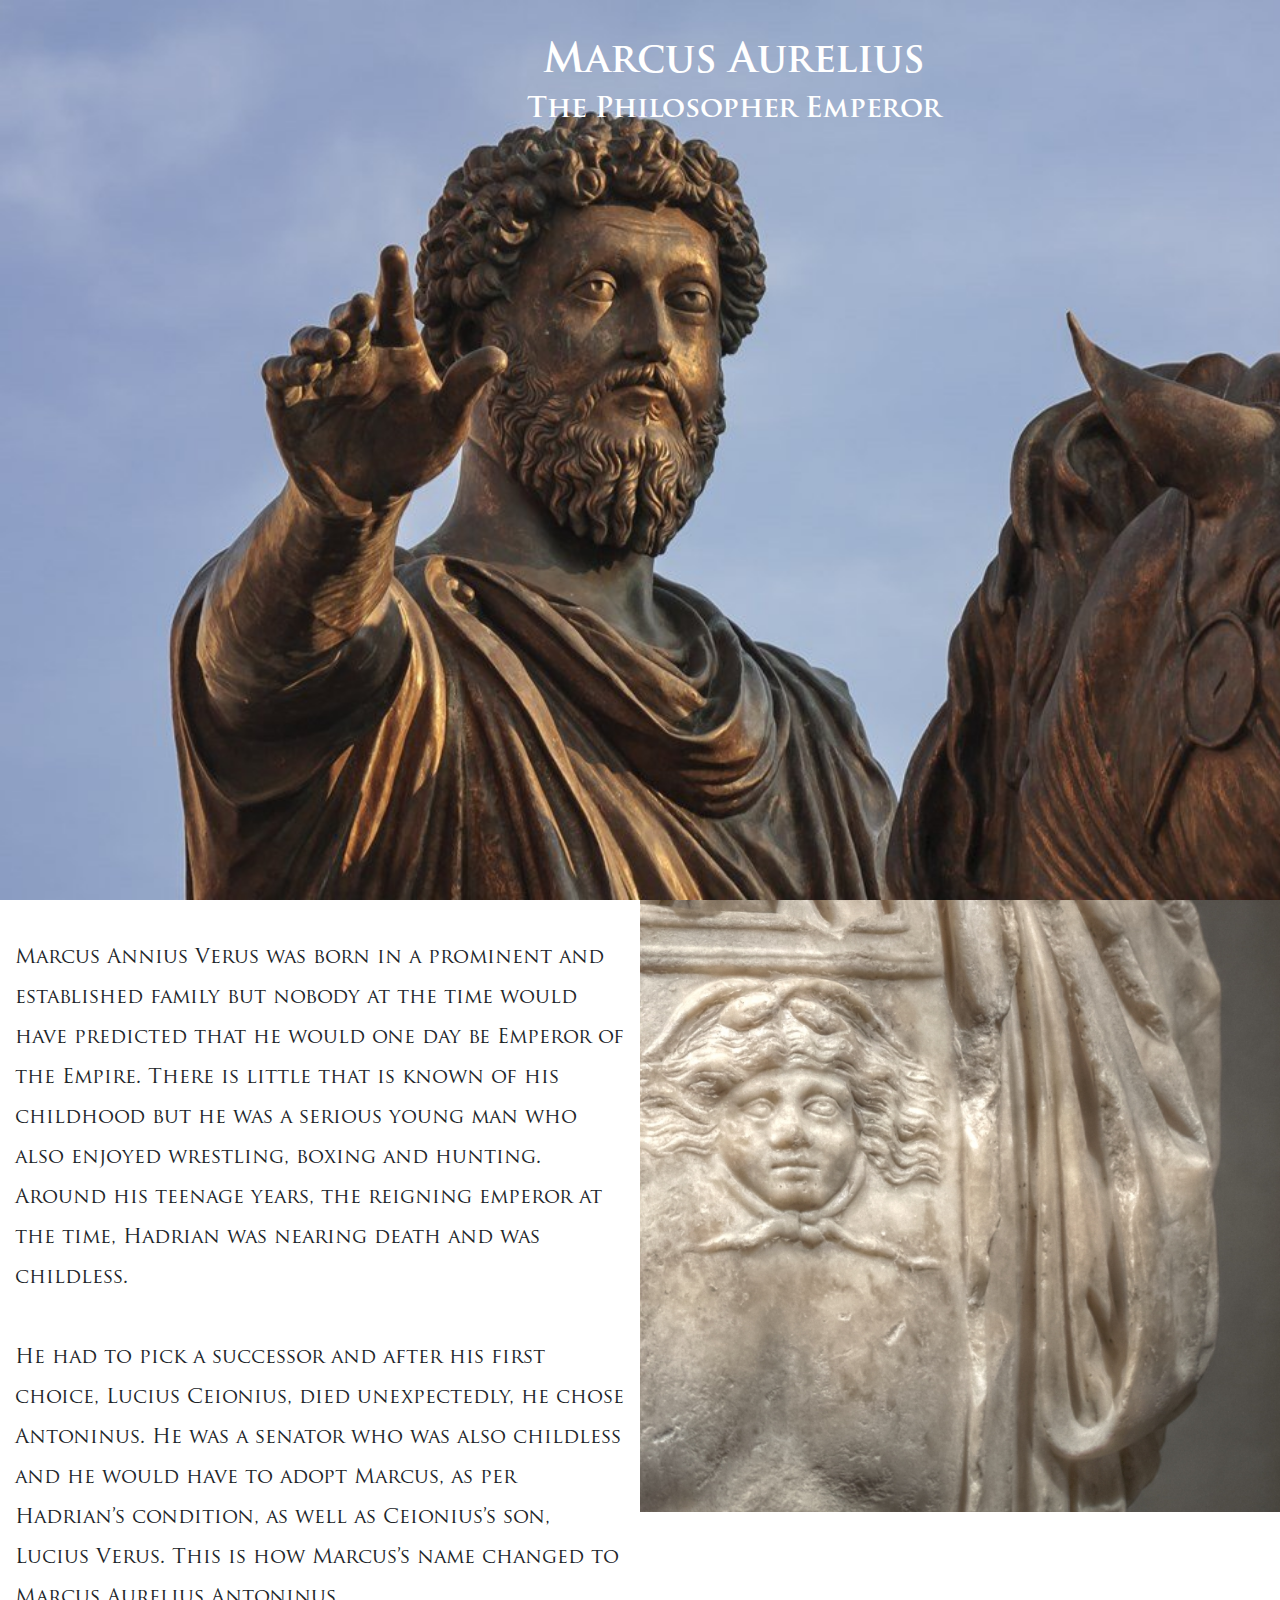
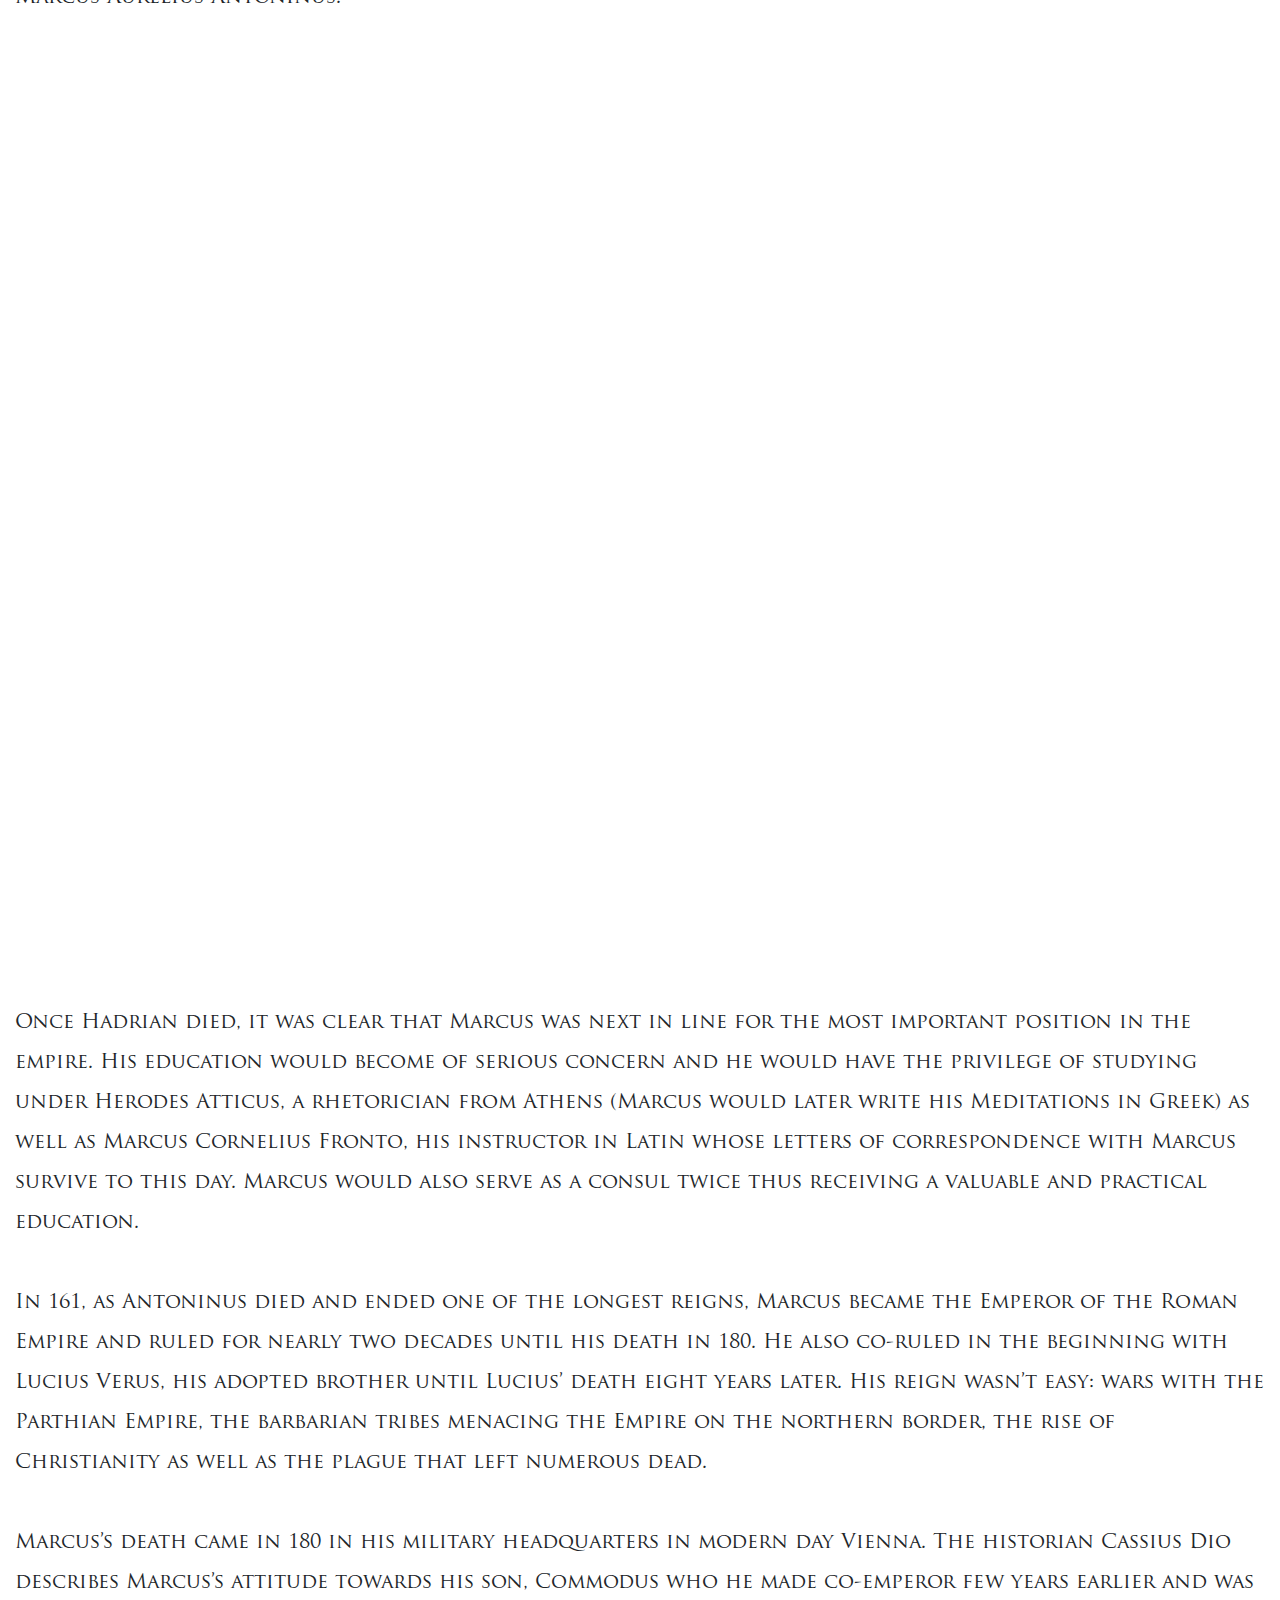
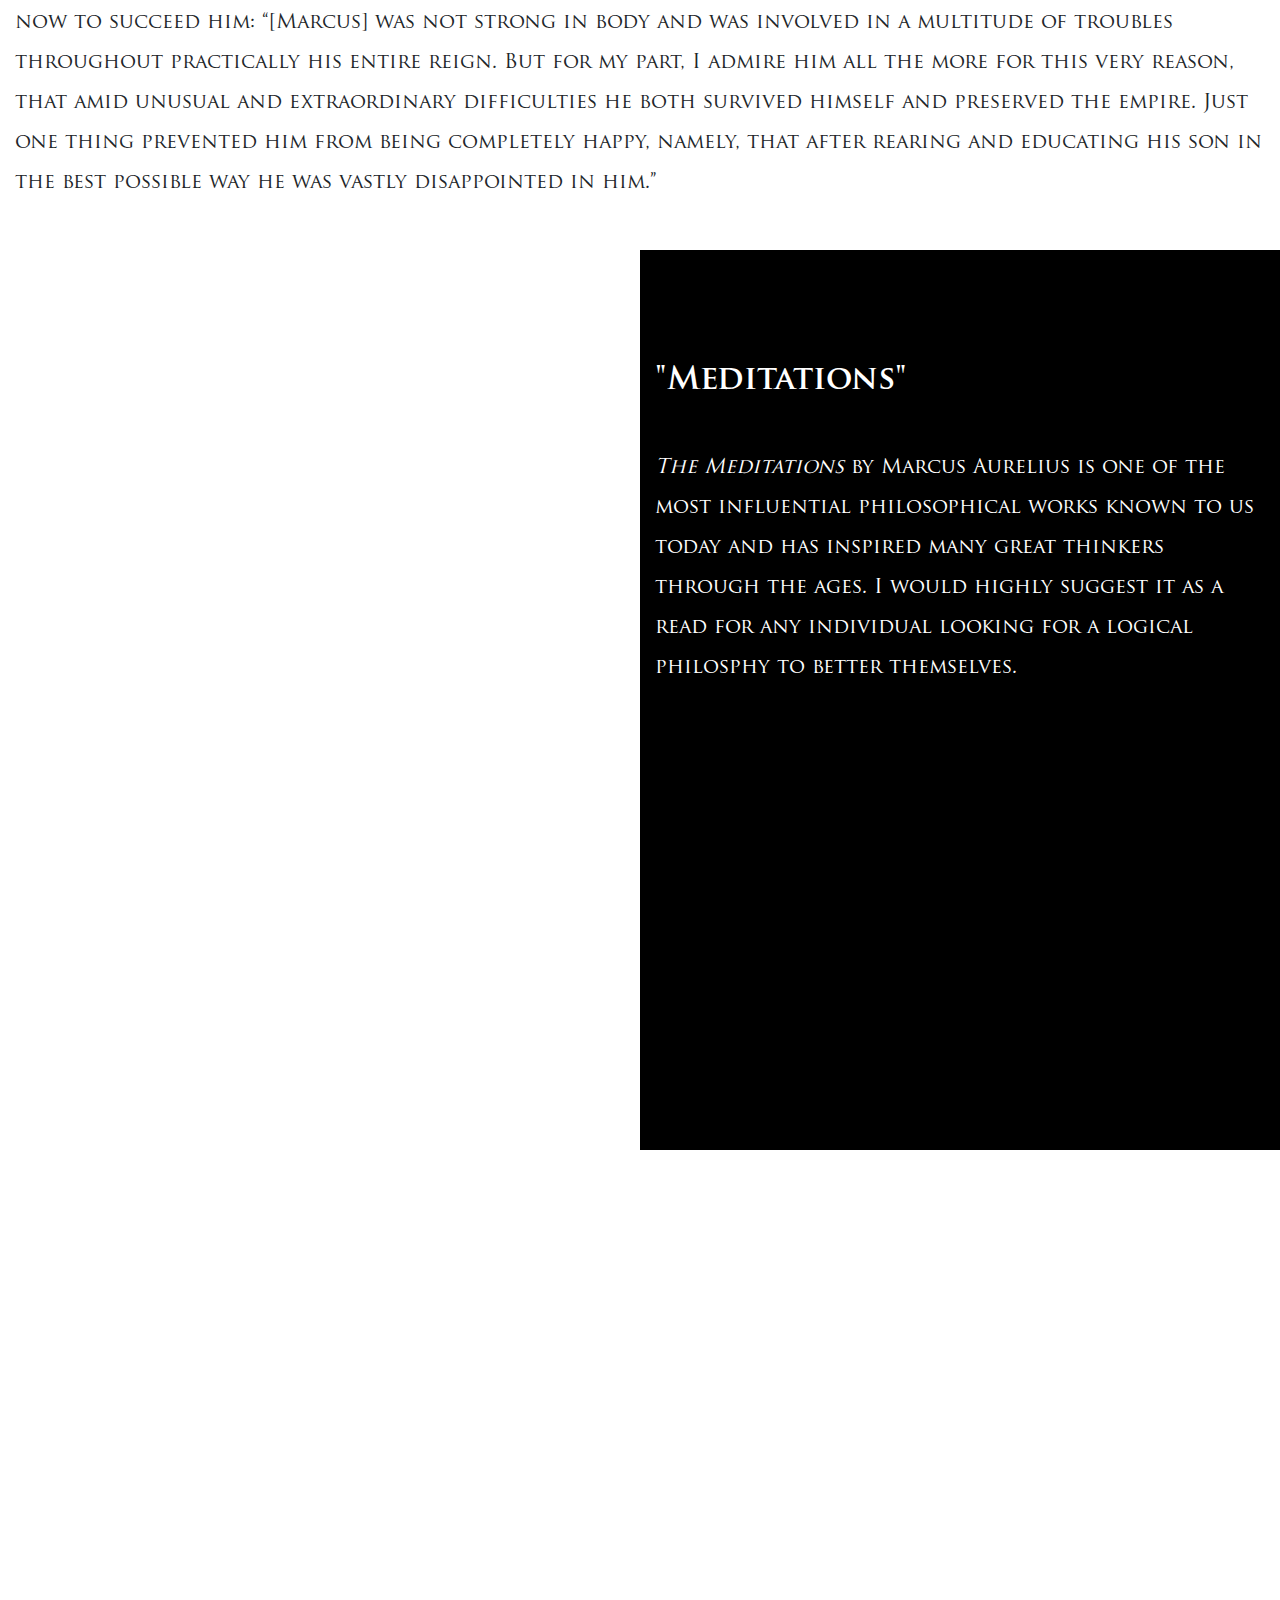
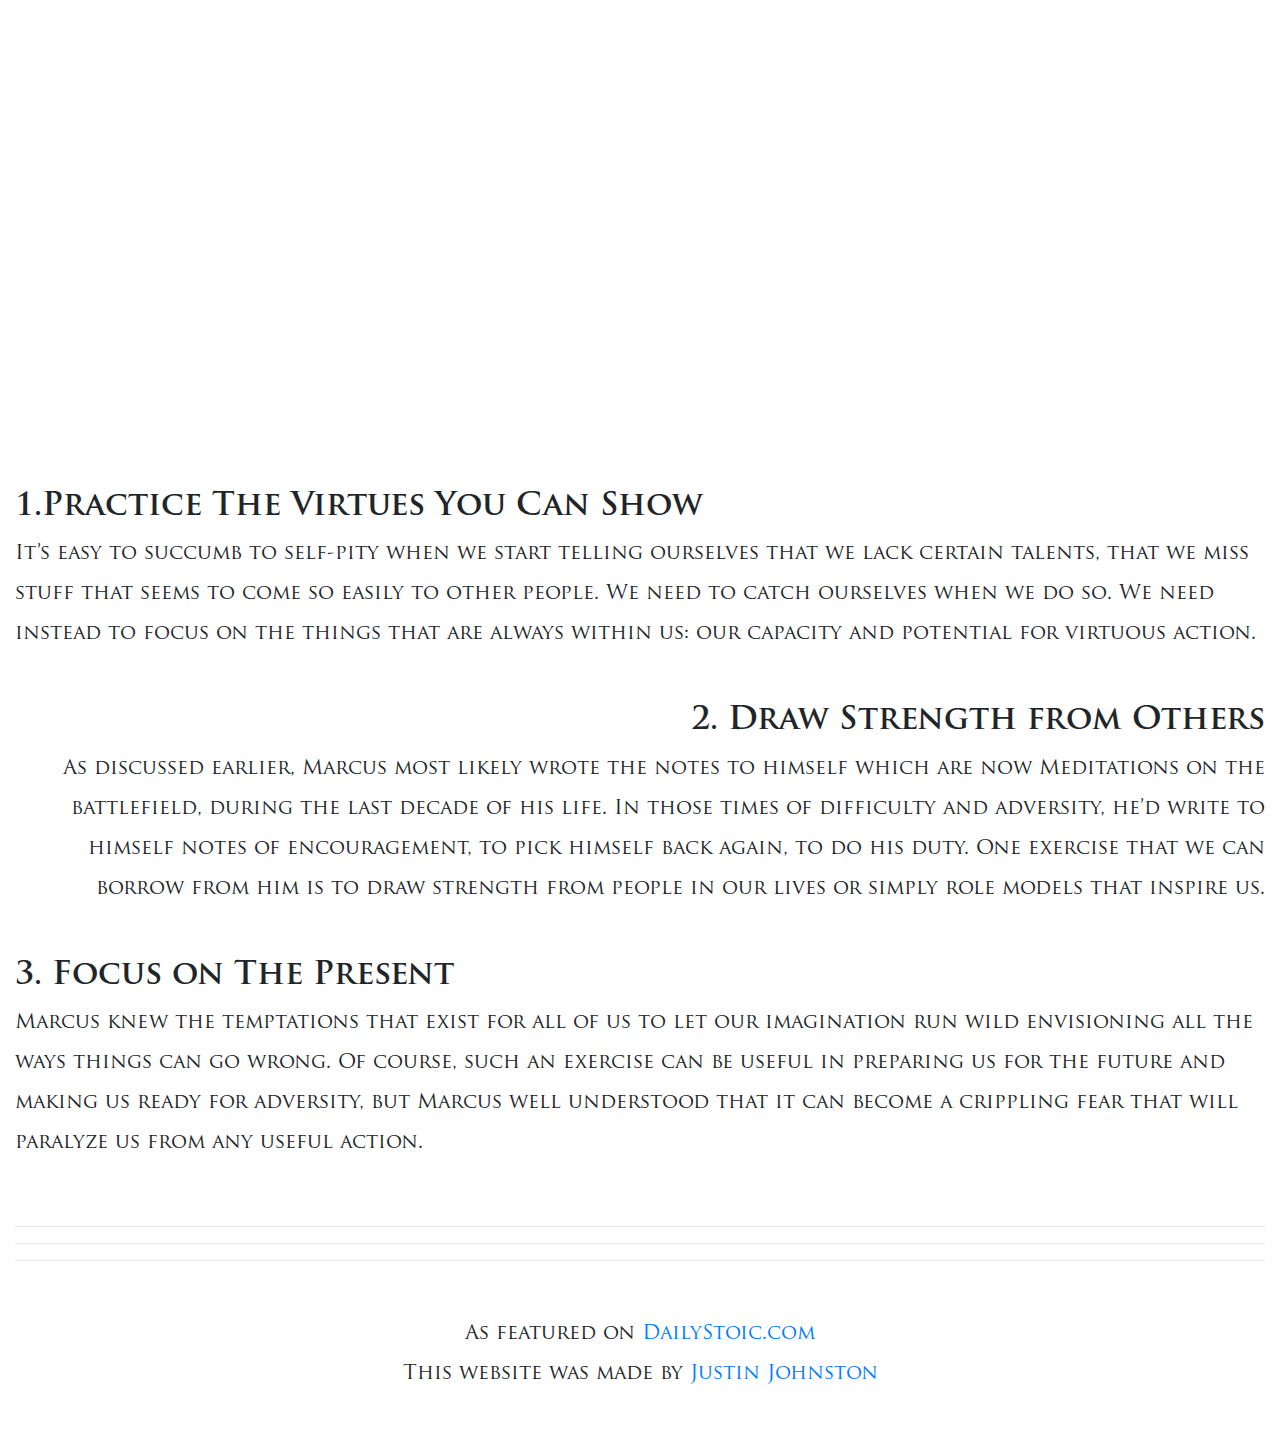
<file: Tribute.html>
<!DOCTYPE html>
<html lang="en" dir="ltr">
  <head>
    <meta charset="utf-8">
    <meta name="viewport" content="width=device-width, initial-scale=1"/>
    <title>Marcus Aurelius Tribute by Justin Johnston</title>
    <link rel="stylesheet" href="Justin.css"/>
    <link rel="stylesheet" href="https://maxcdn.bootstrapcdn.com/bootstrap/4.0.0/css/bootstrap.min.css" integrity="sha384-Gn5384xqQ1aoWXA+058RXPxPg6fy4IWvTNh0E263XmFcJlSAwiGgFAW/dAiS6JXm" crossorigin="anonymous">

  </head>

  <body>

    <div class="container-fluid">

      <div class="row">
        <div class="col M-A-Head">
          <div class="butuh">
            <h1>Marcus Aurelius</h1>
            <h3>The Philosopher Emperor</h3>
          </div>
        </div>
      </div> <!--row-->

      <div class="row maintro">
        <div class="col-12 col-md-6 ma1">
          <h5 class="bb" style="font-family: TrajanRegular; line-height: 2;">Marcus Annius Verus was born in a prominent and established family but nobody at the time would have predicted that he would one day be Emperor of the Empire. There is little that is known of his childhood but he was a serious young man who also enjoyed wrestling, boxing and hunting. Around his teenage years, the reigning emperor at the time, Hadrian was nearing death and was childless. <br><br>He had to pick a successor and after his first choice, Lucius Ceionius, died unexpectedly, he chose Antoninus. He was a senator who was also childless and he would have to adopt Marcus, as per Hadrian’s condition, as well as Ceionius’s son, Lucius Verus. This is how Marcus’s name changed to Marcus Aurelius Antoninus.</h5>
        </div>
        <div class="col-md-6 ma2">

        </div>
      </div> <!--row-->

      <div class="row madivide">
        <div class="col ma3">

        </div>
      </div> <!--row-->

      <div class="row">
        <div class="col ma4">
          <h5 class="bb" style="font-family: TrajanRegular; line-height: 2;">
            Once Hadrian died, it was clear that Marcus was next in line for the most important position in the empire. His education would become of serious concern and he would have the privilege of studying under Herodes Atticus, a rhetorician from Athens (Marcus would later write his Meditations in Greek) as well as Marcus Cornelius Fronto, his instructor in Latin whose letters of correspondence with Marcus survive to this day. Marcus would also serve as a consul twice thus receiving a valuable and practical education.<br><br>

In 161, as Antoninus died and ended one of the longest reigns, Marcus became the Emperor of the Roman Empire and ruled for nearly two decades until his death in 180. He also co-ruled in the beginning with Lucius Verus, his adopted brother until Lucius’ death eight years later. His reign wasn’t easy: wars with the Parthian Empire, the barbarian tribes menacing the Empire on the northern border, the rise of Christianity as well as the plague that left numerous dead.<br><br>

Marcus’s death came in 180 in his military headquarters in modern day Vienna. The historian Cassius Dio describes Marcus’s attitude towards his son, Commodus who he made co-emperor few years earlier and was now to succeed him: “[Marcus] was not strong in body and was involved in a multitude of troubles throughout practically his entire reign. But for my part, I admire him all the more for this very reason, that amid unusual and extraordinary difficulties he both survived himself and preserved the empire. Just one thing prevented him from being completely happy, namely, that after rearing and educating his son in the best possible way he was vastly disappointed in him.”</h5>
        </div>
      </div> <!--row-->

      <div class="row mamed">
        <div class="col-xs-12 col-md-6 ma5">

        </div>
        <div class="col-xs-12 col-md-6 ma6">
          <h1 class="aa mt-5" style="font-family: TrajanBold;"> "Meditations" </h1>
          <h5 class="bb mt-5" style="font-family: TrajanRegular; line-height: 2;"><i>The Meditations</i> by Marcus Aurelius is one of the most influential philosophical works known to us today and has inspired many great thinkers through the ages. I would highly suggest it as a read for any individual looking for a logical philosphy to better themselves.</h5>
        </div>
      </div> <!--row-->

      <div class="row ma7">
        <div class="col">

        </div>
      </div> <!--row-->

      <div class="row">
        <div class="col ma8">
          <h2 class="aa" style="font-family: TrajanBold;">1.Practice The Virtues You Can Show</h2>
<h5 class="bb" style="font-family: TrajanRegular; line-height: 2;">It’s easy to succumb to self-pity when we start telling ourselves that we lack certain talents, that we miss stuff that seems to come so easily to other people. We need to catch ourselves when we do so. We need instead to focus on the things that are always within us: our capacity and potential for virtuous action.</h5>

        <h2 class="aa mt-5" style="font-family:TrajanBold; text-align: right;">2. Draw Strength from Others</h2>
<h5 class="bb" style="font-family: TrajanRegular; line-height: 2; text-align: right;">As discussed earlier, Marcus most likely wrote the notes to himself which are now Meditations on the battlefield, during the last decade of his life. In those times of difficulty and adversity, he’d write to himself notes of encouragement, to pick himself back again, to do his duty. One exercise that we can borrow from him is to draw strength from people in our lives or simply role models that inspire us.</h5>

      <h2 class="aa mt-5" style="font-family: TrajanBold;">3. Focus on The Present</h2>

<h5 class="bb" style="font-family: TrajanRegular; line-height: 2;">Marcus knew the temptations that exist for all of us to let our imagination run wild envisioning all the ways things can go wrong. Of course, such an exercise can be useful in preparing us for the future and making us ready for adversity, but Marcus well understood that it can become a crippling fear that will paralyze us from any useful action.</h5>
        </div>
      </div> <!--row-->

      <div class="row">
        <div class="col">
          <hr><hr><hr>
          <h5 class="bb" style="font-family: TrajanRegular; padding: 3%; text-align: center; line-height: 2;"> As featured on <a href="https://dailystoic.com/marcus-aurelius/">DailyStoic.com</a><br>This website was made by <a href="index.html">Justin Johnston</a></h5>
        </div>
      </div> <!--row-->

    </div> <!--container-->

  <script src="https://code.jquery.com/jquery-3.2.1.slim.min.js" integrity="sha384-KJ3o2DKtIkvYIK3UENzmM7KCkRr/rE9/Qpg6aAZGJwFDMVNA/GpGFF93hXpG5KkN" crossorigin="anonymous"></script>
  <script src="https://cdnjs.cloudflare.com/ajax/libs/popper.js/1.12.9/umd/popper.min.js" integrity="sha384-ApNbgh9B+Y1QKtv3Rn7W3mgPxhU9K/ScQsAP7hUibX39j7fakFPskvXusvfa0b4Q" crossorigin="anonymous"></script>
  <script src="https://maxcdn.bootstrapcdn.com/bootstrap/4.0.0/js/bootstrap.min.js" integrity="sha384-JZR6Spejh4U02d8jOt6vLEHfe/JQGiRRSQQxSfFWpi1MquVdAyjUar5+76PVCmYl" crossorigin="anonymous"></script>
  </body>
  </html>
</file>
<file: Justin.css>
@font-face {
	font-family: Merriweather;
	src: url('Merriweather-Regular.ttf');
}
@font-face {
	font-family: LatoReg;
	src: url('Lato-Black.ttf');
}
@font-face {
	font-family: FontAwesome;
	src: url('FontAwesome.otf');
}
@font-face {
	font-family: TrajanRegular;
	src: url('TrajanRegular.ttf');
}
@font-face {
	font-family: TrajanBold;
	src: url('TrajanBold.ttf');
}
@font-face {
	font-family: MerriweatherLight;
	src: url('Merriweather-Light.ttf');
}
@font-face {
	font-family: MerriweatherBold;
	src: url('Merriweather-Bold.ttf');
}


/*------------------------------------------------------
-----------------------Beginning------------------------
-------<body>, Javascript, Headings, buttons------------
--------------------DESKTOP, MOBILE-------------------*/

body {
	overflow-x: hidden;
	max-width: 100vw;
	background-color: #1B3362;
	font-family: MerriweatherLight;
}

.heading1 {
	line-height: 1.5;
}

.heading2 {
	line-height: 2.25;
}

button {
	padding-left: 1%;
	padding-right: 1%;
	padding-top: 0.8%;
	padding-bottom: 0.8%;
	border: 1px solid white;
	border-radius: 5px;
	background-color: #03112C;
	font-size: 1.25em;
	transition: ease .5s;
	color: white;
	cursor: pointer;
}
button:hover {
	background-color: white;
	color: #1B3362;
}

.buyNowBtn {
	background-color: #118C4F;
	color: white;
	transition: ease 1s;
}
.buyNowBtn:hover {
	background-color: white;
	color: #118C4F;
}



/* --- MOBILE PHONE BEGIN --- */
@media only screen and (max-width: 600px) {
	.buyNowBtn {
		margin-top: 1vh;
	}
}
/* --- MOBILE PHONE END --- */



.buyNowBtnNav {
	background-color: #118C4F;
	color: white;
	border: 1px solid white;
}
.buyNowBtnNav:hover {
	background-color: white;
	color: #118C4F;
}



/* --- Slide In Effect Scrolling BEGIN --- */
.js-scroll {
  opacity: 0;
  transition: opacity 500ms;
}

.js-scroll.scrolled {
  opacity: 1;
}

.scrolled.fade-in-bottom {
  animation: fade-in-bottom 1s ease-in-out both;
}

.scrolled.fade-in-bottom-proj {
	animation: fade-in-bottom 1s ease-in;

}

@keyframes fade-in-bottom {
  0% {
    -webkit-transform: translateY(50px);
    transform: translateY(50px);
    opacity: 0;
  }
  100% {
    -webkit-transform: translateY(0);
    transform: translateY(0);
    opacity: 1;
  }
}

.fade-in-bottom-open {
	animation: fade-in-bottom 1s ease-in-out both;
}
/* --- Slide In Effect Scrolling END --- */


/*------------------------------------------------------
-------------------------Ending-------------------------
-------<body>, Javascript, Headings, buttons------------
---------------------DESKTOP, MOBILE------------------*/



/*------------------------------------------------------
-----------------------Beginning------------------------
-------------------------<nav>--------------------------
-----------------DESKTOP, TABLET, MOBILE--------------*/


nav {
	border-bottom: 2px solid white;
}

.navbar-toggler-icon {
	color: white;
	font-family: FontAwesome;
	font-size: 1.15em;
	padding-top: 5px;
}

.navbar ul li a:hover {
	color: #E0CB70;
}



/* --- SMALL COMPUTER BEGIN --- */
@media only screen and (max-width: 1200px) {
	.navbar ul li a {
		font-size: .95em;
	}
}
/* --- SMALL COMPUTER END --- */



/* --- TABLET BEGIN --- */
@media only screen and (max-width: 768px) {
	.navbar ul li a {
		font-size: .95em;
	}
}
.navbar ul li a {
	color: white;
}
/* --- TABLET END --- */



.Brnd {
	font-size: 1.5em;
	color: white;
	font-family: MerriweatherBold;
}
.Brnd:hover {
	color: #E0CB70;
}



/* --- MOBILE PHONE BEGIN --- */
@media only screen and (max-width: 600px) {
	.Brnd {
		font-size: 1.2em;
	}
}
/* --- MOBILE PHONE END --- */



.webDD {
	font-size: .75em;
}


/* --- MOBILE PHONE BEGIN --- */
@media only screen and (max-width: 600px) {
	.webDD {
		font-size: .8em;
	}
}
/* --- MOBILE PHONE END --- */



/*------------------------------------------------------
------------------------Ending--------------------------
-------------------------<nav>--------------------------
-----------------DESKTOP, TABLET, MOBILE--------------*/



/*------------------------------------------------------
------------------------Beginning-----------------------
--------------header, head1, head2, justin--------------
-----------------DESKTOP, TABLET, MOBILE--------------*/

.header {
	height: 100vh;
	color: white;
}



/* --- MOBILE PHONE BEGIN --- */
@media only screen and (max-width: 600px) {
	.header {
		overflow: hidden;
	}
}
/* --- MOBILE PHONE END --- */



.head1 {
	padding-top: 3%;
}
.head2 {
	overflow: hidden;
}



/* --- MOBILE PHONE BEGIN --- */
@media only screen and (max-width: 600px) {
	.head1 {
		padding-top: 0;
	}
	.head2 {
		display: none;
		visibility: hidden;
	}
}
/* --- MOBILE PHONE END --- */



.justin {
	height: 120%;
	margin-left: -30%;
	margin-top: -5%;
	position: absolute;
}



/* --- MOBILE PHONE BEGIN --- */
/*
@media only screen and (max-width: 600px) {
	.justin {
		height: 375%;
		margin-top: -70%;
		margin-left: -80%;
		z-index: -1;
	}
}
/* --- MOBILE PHONE END --- */



/*------------------------------------------------------
------------------------Ending-----------------------
--------------header, head1, head2, justin--------------
-----------------DESKTOP, TABLET, MOBILE--------------*/



/*------------------------------------------------------
------------------------Beginning-----------------------
--------------Overview, comp, abt, wave-----------------
-----------------DESKTOP, TABLET, MOBILE--------------*/

#Overview {
	background-color: white;
}

.comp {
	animation: mover 1.5s infinite alternate;
}

/* --- Javascript computer image move effect BEGIN--- */
@keyframes mover {
	0% {
		transform: translateY(0);
	}
	100% {
		transform: translateY(-20px);
	}
}
/* --- Javascript computer image move effect END--- */

/* --- MOBILE PHONE BEGIN --- */
@media only screen and (max-width:600px) {
	.comp {
		width: 90vw;
	}
}
/* --- MOBILE PHONE END --- */

.abt {
	color: #1B3362;
	font-family: Merriweather;
}
.wave {}

	/*----------------------------------------------------
	------------------------Ending-----------------------
	--------------Overview, comp, abt, wave---------------
	-----------------DESKTOP, TABLET, MOBILE------------*/



	/*----------------------------------------------------
	------------------------Beginning---------------------
	--------------WorkExp, Boxes, box, certbox1-----------
	-----------------DESKTOP, TABLET, MOBILE------------*/

#WorkExp {
	background-color: #1B3362;
}
#Boxes {
	padding-bottom: 3%;
	background-color: #1B3362;
}
.box {
	background-color: white;
	border-radius: 25px;
	padding: 1%;
	width: 60%;
	margin: auto;
	color: #333;
	box-shadow: 5px 5px 10px #333;
}

/* --- MOBILE PHONE BEGIN --- */
@media only screen and (max-width: 600px) {
	.box {
		margin-top: 1%;
		margin-bottom: 1%;
		width: 80vw;
	}
}
/* --- MOBILE PHONE END --- */


.certbox1 {
	background-image: url('images/RespWebDevCert.png');
	background-repeat: no-repeat;
	background-position: center;
	background-size: contain;
	height: 80vh;
}

/* --- MOBILE PHONE BEGIN --- */
@media only screen and (max-width: 600px) {
	.certbox1 {
		width: 90vw;
		height: 60vh;
		background-size: cover;
	}
}
/* --- MOBILE PHONE END --- */



/*----------------------------------------------------
------------------------Ending---------------------
--------------WorkExp, Boxes, box, certbox1-----------
-----------------DESKTOP, TABLET, MOBILE------------*/



/*----------------------------------------------------
------------------------Beginning---------------------
--------------Projects, grid-container, no1-9-----------
-----------------DESKTOP, TABLET, MOBILE------------*/

#Projects {
	padding: 5%;
	height: auto;
}

/* --- MOBILE PHONE BEGIN--- */
@media only screen and (max-width: 600px) {
	#Projects {}
}
/* --- MOBILE PHONE END --- */

.grid-container {
	display: grid;
	grid-template-columns: repeat(3, auto);
	grid-template-rows: repeat(3, 30vh);
	grid-gap: 5px;
}
a.fill-div {
	display: block;
	height: 100%;
	width: 100%;
	text-decoration: none;
}


/* --- DESKTOP BEGIN --- */
@media only screen and (min-width: 1220px) {
	.grid-container:hover>div {
		opacity: 0.5;
	}
	.grid-container:hover>div:hover {
		opacity: 1;
		transform: scale(1.05);
	}
	.grid-container>div {
		transition: 0.5s ease;
		cursor: pointer;
	}
}
/* --- DESKTOP END --- */

/* --- MOBILE PHONE BEGIN --- */
@media only screen and (max-width: 600px) {
	.grid-container {
		display: grid;
		grid-template-columns: auto;
		grid-template-rows: auto;
		grid-gap: 0;
	}
}
/* --- MOBILE PHONE END --- */


.no1,
.no2,
.no3,
.no4,
.no5,
.no6,
.no7,
.no8,
.no9 {
	background-image: url('images/head.jpg');
	background-repeat: no-repeat;
	background-size: 307%;
}
.no1 {
	background-position: 0% 0%;
}
.no2 {
	background-position: 49% 0%;
}
.no3 {
	background-position: 98% 0%;
}
.no4 {
	background-position: 0% 43%;
}
.no5 {
	background-position: 49% 43%;
}
.no6 {
	background-position: 98% 43%;
}
.no7 {
	background-position: 0% 87%;
}
.no8 {
	background-position: 49% 87%;
}
.no9 {
	background-position: 98% 87%;
}

/* --- MOBILE PHONE, TABLET BEGIN --- */
@media only screen and (max-width: 800px) {
	.no1 {
		height: 100vh;
		width: 85vw;
		background-image: url('images/screenMA.png');
		background-repeat: no-repeat;
		background-size: cover;
		background-position: 20% 50%;
	}
	.no2,
	.no3,
	.no4,
	.no5,
	.no6,
	.no7,
	.no8,
	.no9 {
		display: none;
	}
}
/* --- MOBILE PHONE, TABLET END --- */



/*------------------------------------------------------
------------------------Ending-----------------------
--------------Projects, grid-container, no1-9-----------
-----------------DESKTOP, TABLET, MOBILE------------*/



/*----------------------------------------------------
------------------------Beginning---------------------
----------------footer, social media icons-------------
-----------------DESKTOP, TABLET, MOBILE------------*/

#footer {
	height: 10vh;
	margin-top: 3%;
	background-color: #1B3362;
}
.emailSVG {
	height: 10.5vh;
	width: 5.5vw;
	background-image: url("images/email-white.svg");
	background-position: center;
	background-size: contain;
	background-repeat: no-repeat;
	transition: .25s;
	position: absolute;
	top: 46.5%;
	left: 24.5%;
}
.emailSVG:hover {
	background-image: url("images/email-yellow.svg");
}
.githubSVG {
	height: 10vh;
	width: 5vw;
	background-image: url("images/github (1).svg");
	background-position: center;
	background-size: contain;
	background-repeat: no-repeat;
	transition: .25s;
	position: absolute;
	top: 46.5%;
	left: 36%;
}
.githubSVG:hover {
	background-image: url("images/github (2).svg");
}
.btrstSVG {
	height: 10vh;
	width: 5vw;
	background-image: url("images/btrst-white.svg");
	background-position: center;
	background-size: contain;
	background-repeat: no-repeat;
	transition: .25s;
	position: absolute;
	top: 46.5%;
	right: 36%;
}
.btrstSVG:hover {
	background-image: url("images/btrst-yellow.svg");
}
.linkedinSVG {
	height: 9.5vh;
	width: 4.5vw;
	background-image: url("images/linkedin-white.svg");
	background-position: center;
	background-size: contain;
	background-repeat: no-repeat;
	transition: .25s;
	position: absolute;
	top: 46.5%;
	right: 24.5%;
}
.linkedinSVG:hover {
	background-image: url("images/linkedin-yellow.svg");
}
.fiverrSVG {
	height: 17vh;
	width: 12vw;
	background-image: url("images/fiverr-white.svg");
	background-position: center;
	background-size: contain;
	background-repeat: no-repeat;
	transition: .25s;
	margin: auto;
}
.fiverrSVG:hover {
	background-image: url("images/fiverr-yellow.svg");
}

/* --- MOBILE PHONE BEGIN --- */
@media only screen and (max-width: 600px) {
	.emailSVG {
		height: 15vh;
		width: 10vw;
		background-image: url("images/email-white.svg");
		background-position: center;
		background-size: contain;
		background-repeat: no-repeat;
		position: absolute;
		top: 41%;
		left: 5%;
	}
	.githubSVG {
		height: 15vh;
		width: 10vw;
		background-image: url("images/github (1).svg");
		background-position: center;
		background-size: contain;
		background-repeat: no-repeat;
		position: absolute;
		top: 41%;
		left: 25%;
	}
	.btrstSVG {
		height: 15vh;
		width: 10vw;
		background-image: url("images/btrst-white.svg");
		background-position: center;
		background-size: contain;
		background-repeat: no-repeat;
		position: absolute;
		top: 41%;
		right: 25%;
	}
	.linkedinSVG {
		height: 15vh;
		width: 10vw;
		background-image: url("images/linkedin-white.svg");
		background-position: center;
		background-size: contain;
		background-repeat: no-repeat;
		position: absolute;
		top: 41%;
		right: 5%;
	}
	.fiverrSVG {
		height: 22vh;
		width: 17vw;
		background-image: url("images/fiverr-white.svg");
		background-position: center;
		background-size: contain;
		background-repeat: no-repeat;
		margin: auto;
	}
}
/* --- MOBILE PHONE END --- */


/*----------------------------------------------------
------------------------Ending---------------------
----------------footer, social media icons-------------
-----------------DESKTOP, TABLET, MOBILE------------*/





/*--------------------------------------------------
Marcus Aurelius Page css
----------------------------------------------*/

.M-A-Head {
	background-image: url('images/marcusaurelius.jpg');
	background-repeat: no-repeat;
	background-size: cover;
	background-attachment: fixed;
	height: 100vh;
}
.butuh {
	height: 100%;
	width: 100%;
	padding-top: 3%;
	padding-left: 15%;
	font-family: TrajanBold;
	text-align: center;
	color: white;
}

/* --- MOBILE PHONE BEGIN --- */
@media only screen and (max-width: 600px) {
	.M-A-Head {
		background-position: 40% 50%;
	}
	.butuh {
		height: 100%;
		width: 100%;
		padding-top: 20%;
		padding-left: 0;
		font-family: TrajanBold;
		text-align: center;
		color: white;
	}
}
/* --- MOBILE PHONE END --- */


.maintro {
	height: auto;
}

/* --- MOBILE PHONE BEGIN --- */
@media only screen and (max-width: 600px) {
	.maintro {
		height: auto;
	}
}
/* --- MOBILE PHONE END --- */


.ma1 {
	padding: 3%;
}
.ma2 {
	background: url('images/ma.jpg');
	background-attachment: fixed;
	background-position: 50% 40%;
	background-repeat: no-repeat;
	background-size: cover;
}
.madivide {
	height: 100vh;
}
.ma3 {
	background: url('images/ma6.jpg');
	background-attachment: fixed;
	background-position: top center;
	background-repeat: no-repeat;
	background-size: cover;
}
.ma4 {
	padding: 3%;
}

/* --- MOBILE PHONE BEGIN --- */
@media only screen and (max-width: 600px) {
	.ma4 {
		padding-top: 0;
	}
}
/* --- MOBILE PHONE END --- */


.ma5 {
	background: url('images/med.jpg');
	background-attachment: fixed;
	background-repeat: no-repeat;
	background-position: -30% 50%;
	background-size: contain;
}
.mamed {
	height: 100vh;
}
.ma6 {
	padding: 5%;
	background-color: black;
	color: white;
}
.ma7 {
	background: url('images/ma1.jpg');
	background-attachment: fixed;
	background-repeat: no-repeat;
	background-size: cover;
	height: 100vh;
}
.ma8 {
	padding: 3%;
}
.aa {
	font-size: 2em;
}
.bb {
	font-size: 1.25em;
}

/* --- MOBILE PHONE BEGIN --- */
@media only screen and (max-width: 600px) {
	.aa {
		font-size: 1.8em;
	}
	.bb {
		font-size: 1.1em;
	}
	.ma3 {
		background: url('images/ma6.jpg');
		background-attachment: fixed;
		background-position: left;
		background-repeat: no-repeat;
		background-size: cover;
		height: 80vh;
	}
	.ma5 {
		background: url('images/med.jpg');
		background-attachment: fixed;
		background-repeat: no-repeat;
		background-position: center;
		background-size: cover;
		height: 100vh;
	}
	.ma6 {
		height: 100vh;
	}
}
/* --- MOBILE PHONE END --- */
</file>
